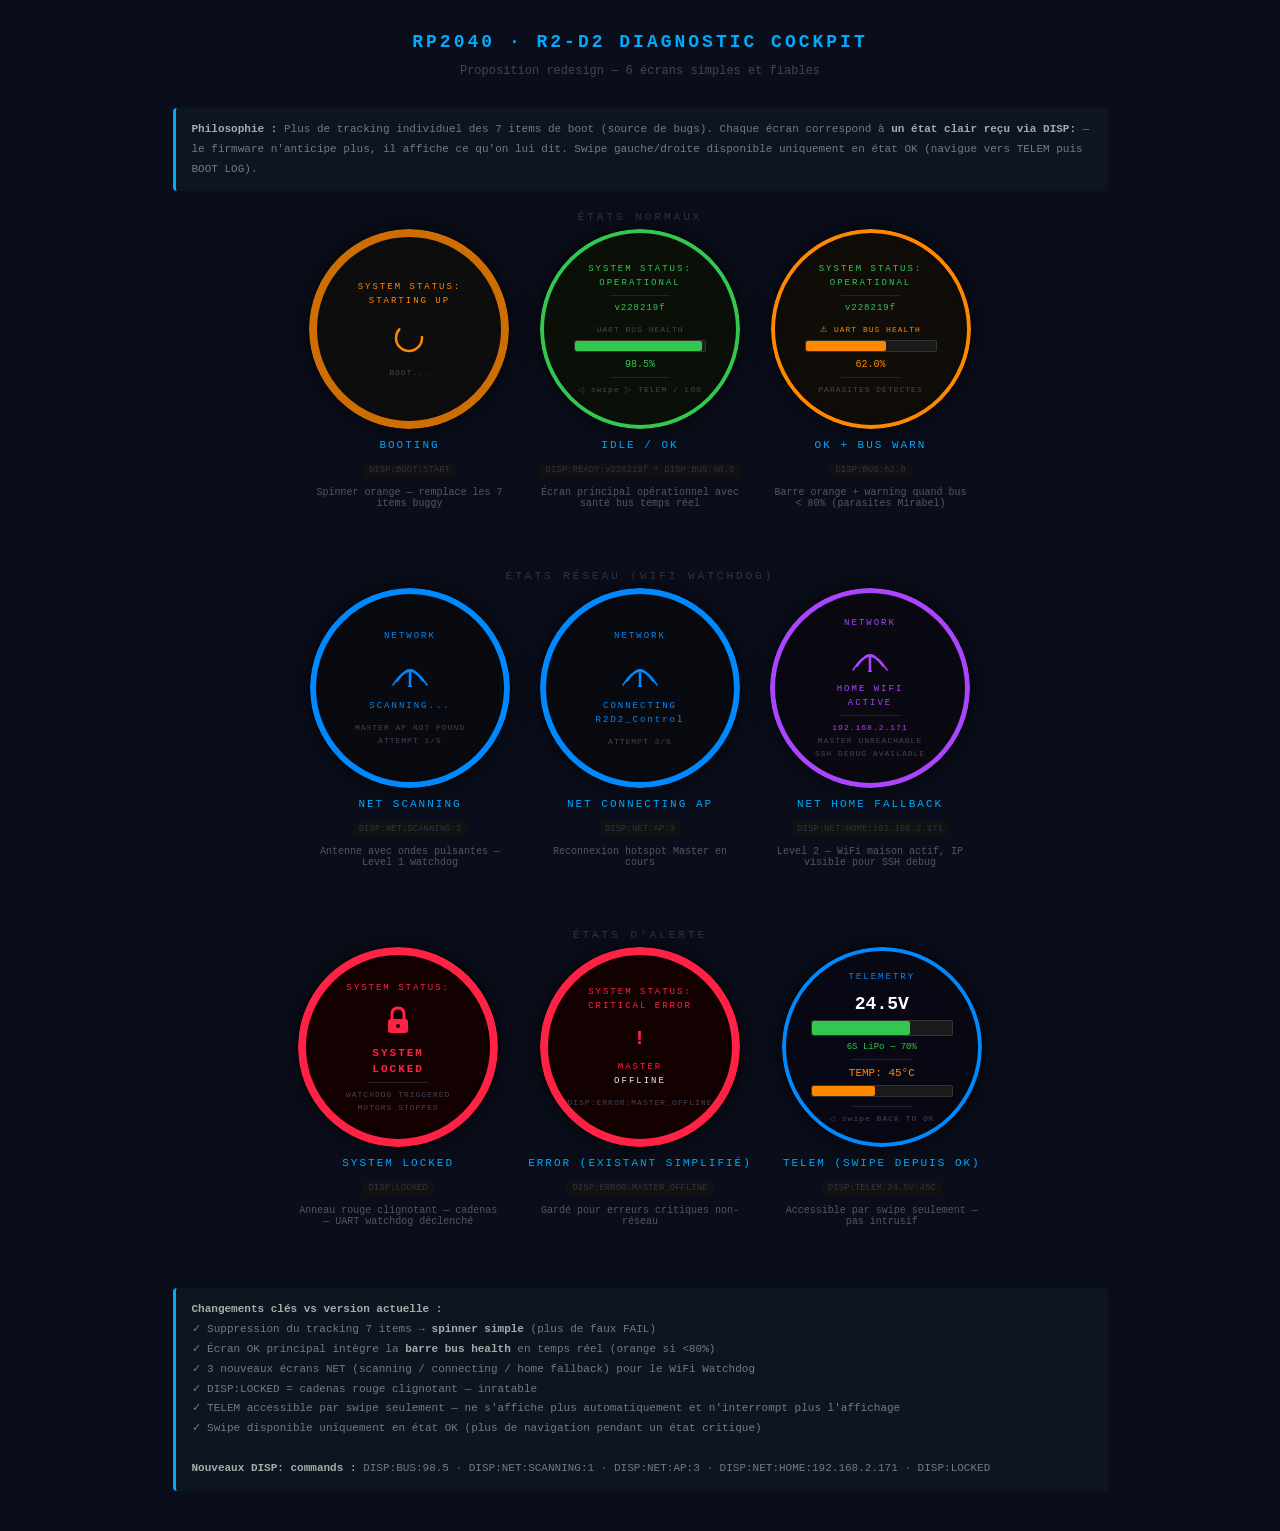
<file: docs/rp2040-mockup.html>
<!DOCTYPE html>
<html lang="fr">
<head>
<meta charset="UTF-8">
<title>RP2040 Screens — R2-D2 Mockup</title>
<style>
  body { background: #0a0e1a; color: #ccc; font-family: 'Courier New', monospace; margin: 0; padding: 20px; }
  h1 { color: #00aaff; text-align: center; letter-spacing: 3px; font-size: 18px; margin-bottom: 4px; }
  .subtitle { text-align: center; color: #445; font-size: 12px; margin-bottom: 30px; }
  .row { display: flex; flex-wrap: wrap; gap: 30px; justify-content: center; margin-bottom: 40px; }
  .screen-wrap { display: flex; flex-direction: column; align-items: center; gap: 10px; }
  .screen-label { color: #00aaff; font-size: 11px; letter-spacing: 2px; text-transform: uppercase; }
  .screen-sub { color: #556; font-size: 10px; text-align: center; max-width: 200px; }
  .screen-cmd { color: #334; font-size: 9px; font-family: monospace; background: #111; padding: 2px 6px; border-radius: 3px; margin-top: 2px; }

  /* Round 240x240 screen simulation */
  .lcd {
    width: 200px; height: 200px;
    border-radius: 50%;
    background: #000;
    position: relative;
    overflow: hidden;
    display: flex; align-items: center; justify-content: center;
    box-shadow: 0 0 20px rgba(0,0,0,0.8), inset 0 0 4px rgba(255,255,255,0.05);
  }
  .ring {
    position: absolute; inset: 0; border-radius: 50%;
    border-style: solid;
    pointer-events: none;
  }

  /* Screen content */
  .content { display: flex; flex-direction: column; align-items: center; justify-content: center; width: 100%; height: 100%; gap: 4px; z-index: 1; }
  .title-sm  { font-size: 9px; letter-spacing: 2px; }
  .title-md  { font-size: 11px; letter-spacing: 2px; font-weight: bold; }
  .title-lg  { font-size: 20px; letter-spacing: 1px; font-weight: bold; }
  .title-xl  { font-size: 28px; font-weight: bold; }
  .dim { color: #445; font-size: 8px; letter-spacing: 1px; }
  .bar-wrap { width: 130px; height: 10px; background: #1a1a1a; border-radius: 2px; border: 1px solid #333; overflow: hidden; margin: 2px 0; }
  .bar-fill { height: 100%; border-radius: 2px; }
  .icon { font-size: 24px; }
  .sep { width: 60px; height: 1px; background: #223; margin: 3px 0; }

  /* Flash animation */
  @keyframes flash { 0%,100%{opacity:1} 50%{opacity:0.2} }
  @keyframes pulse { 0%,100%{transform:scale(1)} 50%{transform:scale(1.05)} }
  @keyframes spin { from{transform:rotate(0deg)} to{transform:rotate(360deg)} }
  @keyframes blink { 0%,100%{opacity:1} 40%,60%{opacity:0} }

  .flash { animation: flash 0.8s ease-in-out infinite; }
  .pulse-ring { animation: pulse 2s ease-in-out infinite; }

  /* Antenna icon */
  .antenna { position: relative; width: 30px; height: 30px; }
  .antenna-base { width: 2px; height: 14px; background: currentColor; margin: 0 auto; }
  .antenna-waves span {
    position: absolute; border-radius: 50%;
    border: 1.5px solid currentColor;
    animation: blink 1.2s ease-in-out infinite;
  }
  .antenna-waves span:nth-child(1) { width: 10px; height: 6px; top: 2px; left: 10px; animation-delay: 0s; }
  .antenna-waves span:nth-child(2) { width: 18px; height: 10px; top: 0px; left: 6px; animation-delay: 0.2s; }
  .antenna-waves span:nth-child(3) { width: 26px; height: 14px; top: -2px; left: 2px; animation-delay: 0.4s; }

  /* Lock icon */
  .lock { width: 22px; height: 20px; position: relative; }
  .lock-body { width: 22px; height: 14px; background: currentColor; border-radius: 3px; position: absolute; bottom: 0; }
  .lock-arch { width: 14px; height: 10px; border: 3px solid currentColor; border-bottom: none; border-radius: 7px 7px 0 0; position: absolute; top: 0; left: 4px; }

  .change-btn {
    background: #00aaff22; border: 1px solid #00aaff44; color: #00aaff;
    padding: 6px 16px; border-radius: 4px; cursor: pointer; font-size: 10px;
    letter-spacing: 2px; margin-top: 6px; font-family: monospace;
  }
  .change-btn:hover { background: #00aaff33; }

  .section-title { color: #334; text-align: center; font-size: 11px; letter-spacing: 3px; text-transform: uppercase; margin: 10px 0 6px; }
  hr { border: none; border-top: 1px solid #111; margin: 20px 40px; }
  .note { background: #0d1520; border-left: 3px solid #00aaff; padding: 12px 16px; border-radius: 4px; font-size: 11px; color: #778; max-width: 900px; margin: 0 auto 20px; line-height: 1.8; }
  .note strong { color: #aaa; }
</style>
</head>
<body>

<h1>RP2040 · R2-D2 DIAGNOSTIC COCKPIT</h1>
<p class="subtitle">Proposition redesign — 6 écrans simples et fiables</p>

<div class="note">
  <strong>Philosophie :</strong> Plus de tracking individuel des 7 items de boot (source de bugs).
  Chaque écran correspond à <strong>un état clair reçu via DISP:</strong> — le firmware n'anticipe plus, il affiche ce qu'on lui dit.
  Swipe gauche/droite disponible uniquement en état OK (navigue vers TELEM puis BOOT LOG).
</div>

<!-- ROW 1: Normal states -->
<p class="section-title">États normaux</p>
<div class="row">

  <!-- BOOTING -->
  <div class="screen-wrap">
    <div class="lcd" style="background:radial-gradient(circle, #0d0d0d 60%, #050505)">
      <div class="ring" style="border: 8px solid #ff8800; opacity:0.8;"></div>
      <div class="content">
        <div class="title-sm" style="color:#ff8800">SYSTEM STATUS:</div>
        <div class="title-sm" style="color:#ff8800">STARTING UP</div>
        <div style="height:8px"></div>
        <svg width="32" height="32" viewBox="0 0 32 32" style="animation:spin 2s linear infinite; color:#ff8800">
          <circle cx="16" cy="16" r="13" fill="none" stroke="#ff8800" stroke-width="2.5" stroke-dasharray="50 30" stroke-linecap="round"/>
        </svg>
        <div style="height:6px"></div>
        <div class="dim">BOOT...</div>
      </div>
    </div>
    <div class="screen-label">BOOTING</div>
    <div class="screen-cmd">DISP:BOOT:START</div>
    <div class="screen-sub">Spinner orange — remplace les 7 items buggy</div>
  </div>

  <!-- OK / IDLE -->
  <div class="screen-wrap">
    <div class="lcd" style="background:radial-gradient(circle, #0a1008 60%, #050805)">
      <div class="ring" style="border: 4px solid #32c850;"></div>
      <div class="content">
        <div class="title-sm" style="color:#32c850">SYSTEM STATUS:</div>
        <div class="title-sm" style="color:#32c850">OPERATIONAL</div>
        <div class="sep"></div>
        <div style="font-size:9px; color:#32c850; letter-spacing:1px;">v228219f</div>
        <div style="height:4px"></div>
        <div style="font-size:8px; color:#445; letter-spacing:1px;">UART BUS HEALTH</div>
        <div class="bar-wrap">
          <div class="bar-fill" style="width:98%; background:#32c850;"></div>
        </div>
        <div style="font-size:10px; color:#32c850; margin-top:1px;">98.5%</div>
        <div class="sep"></div>
        <div class="dim">◁ swipe ▷  TELEM / LOG</div>
      </div>
    </div>
    <div class="screen-label">IDLE / OK</div>
    <div class="screen-cmd">DISP:READY:v228219f  +  DISP:BUS:98.5</div>
    <div class="screen-sub">Écran principal opérationnel avec santé bus temps réel</div>
  </div>

  <!-- OK - BUS WARN -->
  <div class="screen-wrap">
    <div class="lcd" style="background:radial-gradient(circle, #100d08 60%, #060505)">
      <div class="ring" style="border: 4px solid #ff8800;"></div>
      <div class="content">
        <div class="title-sm" style="color:#32c850">SYSTEM STATUS:</div>
        <div class="title-sm" style="color:#32c850">OPERATIONAL</div>
        <div class="sep"></div>
        <div style="font-size:9px; color:#32c850; letter-spacing:1px;">v228219f</div>
        <div style="height:4px"></div>
        <div style="font-size:8px; color:#ff8800; letter-spacing:1px;">⚠ UART BUS HEALTH</div>
        <div class="bar-wrap">
          <div class="bar-fill" style="width:62%; background:#ff8800;"></div>
        </div>
        <div style="font-size:10px; color:#ff8800; margin-top:1px;">62.0%</div>
        <div class="sep"></div>
        <div class="dim">PARASITES DETECTES</div>
      </div>
    </div>
    <div class="screen-label">OK + BUS WARN</div>
    <div class="screen-cmd">DISP:BUS:62.0</div>
    <div class="screen-sub">Barre orange + warning quand bus &lt; 80% (parasites Mirabel)</div>
  </div>

</div>

<hr>

<!-- ROW 2: Network states -->
<p class="section-title">États réseau (WiFi Watchdog)</p>
<div class="row">

  <!-- NET SCANNING -->
  <div class="screen-wrap">
    <div class="lcd" style="background:radial-gradient(circle, #080a10 60%, #050507)">
      <div class="ring" style="border: 6px solid #0088ff; animation:pulse 1.5s ease-in-out infinite;"></div>
      <div class="content">
        <div class="title-sm" style="color:#0088ff">NETWORK</div>
        <div style="height:6px"></div>
        <!-- Antenna SVG -->
        <svg width="36" height="32" viewBox="0 0 36 32" style="color:#0088ff;">
          <line x1="18" y1="32" x2="18" y2="16" stroke="#0088ff" stroke-width="2.5" stroke-linecap="round"/>
          <path d="M10 20 Q18 10 26 20" fill="none" stroke="#0088ff" stroke-width="2" stroke-linecap="round" style="animation:blink 1s 0.1s infinite ease-in-out; opacity:1"/>
          <path d="M5 26 Q18 6 31 26"  fill="none" stroke="#0088ff" stroke-width="2" stroke-linecap="round" style="animation:blink 1s 0.3s infinite ease-in-out;"/>
          <path d="M1 30 Q18 2 35 30"  fill="none" stroke="#0088ff" stroke-width="1.5" stroke-linecap="round" style="animation:blink 1s 0.5s infinite ease-in-out;"/>
          <circle cx="18" cy="32" r="2" fill="#0088ff"/>
        </svg>
        <div style="height:6px"></div>
        <div class="title-sm" style="color:#0088ff">SCANNING...</div>
        <div style="height:4px"></div>
        <div class="dim">MASTER AP NOT FOUND</div>
        <div class="dim">ATTEMPT 1/5</div>
      </div>
    </div>
    <div class="screen-label">NET SCANNING</div>
    <div class="screen-cmd">DISP:NET:SCANNING:1</div>
    <div class="screen-sub">Antenne avec ondes pulsantes — Level 1 watchdog</div>
  </div>

  <!-- NET CONNECTING AP -->
  <div class="screen-wrap">
    <div class="lcd" style="background:radial-gradient(circle, #080a10 60%, #050507)">
      <div class="ring" style="border: 6px solid #0088ff;"></div>
      <div class="content">
        <div class="title-sm" style="color:#0088ff">NETWORK</div>
        <div style="height:6px"></div>
        <svg width="36" height="32" viewBox="0 0 36 32">
          <line x1="18" y1="32" x2="18" y2="16" stroke="#0088ff" stroke-width="2.5" stroke-linecap="round"/>
          <path d="M10 20 Q18 10 26 20" fill="none" stroke="#0088ff" stroke-width="2" stroke-linecap="round"/>
          <path d="M5 26 Q18 6 31 26"  fill="none" stroke="#0088ff" stroke-width="2" stroke-linecap="round"/>
          <path d="M1 30 Q18 2 35 30"  fill="none" stroke="#0088ff" stroke-width="1.5" stroke-linecap="round"/>
          <circle cx="18" cy="32" r="2" fill="#0088ff"/>
        </svg>
        <div style="height:6px"></div>
        <div class="title-sm" style="color:#0088ff">CONNECTING</div>
        <div class="title-sm" style="color:#0088ff">R2D2_Control</div>
        <div style="height:4px"></div>
        <div class="dim">ATTEMPT 3/5</div>
      </div>
    </div>
    <div class="screen-label">NET CONNECTING AP</div>
    <div class="screen-cmd">DISP:NET:AP:3</div>
    <div class="screen-sub">Reconnexion hotspot Master en cours</div>
  </div>

  <!-- NET HOME FALLBACK -->
  <div class="screen-wrap">
    <div class="lcd" style="background:radial-gradient(circle, #0a0810 60%, #070507)">
      <div class="ring" style="border: 5px solid #aa44ff;"></div>
      <div class="content">
        <div class="title-sm" style="color:#aa44ff">NETWORK</div>
        <div style="height:4px"></div>
        <svg width="36" height="32" viewBox="0 0 36 32">
          <line x1="18" y1="32" x2="18" y2="16" stroke="#aa44ff" stroke-width="2.5" stroke-linecap="round"/>
          <path d="M10 20 Q18 10 26 20" fill="none" stroke="#aa44ff" stroke-width="2" stroke-linecap="round"/>
          <path d="M5 26 Q18 6 31 26"  fill="none" stroke="#aa44ff" stroke-width="2" stroke-linecap="round"/>
          <path d="M1 30 Q18 2 35 30"  fill="none" stroke="#aa44ff" stroke-width="1.5" stroke-linecap="round"/>
          <circle cx="18" cy="32" r="2" fill="#aa44ff"/>
        </svg>
        <div style="height:4px"></div>
        <div class="title-sm" style="color:#aa44ff">HOME WIFI</div>
        <div class="title-sm" style="color:#aa44ff">ACTIVE</div>
        <div class="sep"></div>
        <div style="font-size:8px; color:#aa44ff; letter-spacing:1px;">192.168.2.171</div>
        <div class="dim">MASTER UNREACHABLE</div>
        <div class="dim">SSH DEBUG AVAILABLE</div>
      </div>
    </div>
    <div class="screen-label">NET HOME FALLBACK</div>
    <div class="screen-cmd">DISP:NET:HOME:192.168.2.171</div>
    <div class="screen-sub">Level 2 — WiFi maison actif, IP visible pour SSH debug</div>
  </div>

</div>

<hr>

<!-- ROW 3: Alert states -->
<p class="section-title">États d'alerte</p>
<div class="row">

  <!-- SYSTEM LOCKED -->
  <div class="screen-wrap">
    <div class="lcd" style="background:radial-gradient(circle, #130000 60%, #080000)">
      <div class="ring" style="border: 8px solid #ff2244; animation:flash 0.8s ease-in-out infinite;"></div>
      <div class="content" style="animation:flash 0.8s ease-in-out infinite;">
        <div class="title-sm" style="color:#ff2244">SYSTEM STATUS:</div>
        <div style="height:4px"></div>
        <!-- Lock icon SVG -->
        <svg width="30" height="30" viewBox="0 0 30 30">
          <rect x="5" y="14" width="20" height="14" rx="3" fill="#ff2244"/>
          <path d="M9 14 V9 Q9 3 15 3 Q21 3 21 9 V14" fill="none" stroke="#ff2244" stroke-width="3" stroke-linecap="round"/>
          <circle cx="15" cy="21" r="2" fill="#000"/>
        </svg>
        <div style="height:4px"></div>
        <div class="title-md" style="color:#ff2244">SYSTEM</div>
        <div class="title-md" style="color:#ff2244">LOCKED</div>
        <div class="sep"></div>
        <div class="dim">WATCHDOG TRIGGERED</div>
        <div class="dim">MOTORS STOPPED</div>
      </div>
    </div>
    <div class="screen-label">SYSTEM LOCKED</div>
    <div class="screen-cmd">DISP:LOCKED</div>
    <div class="screen-sub">Anneau rouge clignotant — cadenas — UART watchdog déclenché</div>
  </div>

  <!-- ERROR -->
  <div class="screen-wrap">
    <div class="lcd" style="background:radial-gradient(circle, #130000 60%, #080000)">
      <div class="ring" style="border: 8px solid #ff2244;"></div>
      <div class="content">
        <div class="title-sm" style="color:#ff2244">SYSTEM STATUS:</div>
        <div class="title-sm" style="color:#ff2244">CRITICAL ERROR</div>
        <div style="height:8px"></div>
        <div class="title-lg" style="color:#ff2244">!</div>
        <div style="height:4px"></div>
        <div class="title-sm" style="color:#ff2244">MASTER</div>
        <div class="title-sm" style="color:#eee">OFFLINE</div>
        <div style="height:4px"></div>
        <div class="dim">DISP:ERROR:MASTER_OFFLINE</div>
      </div>
    </div>
    <div class="screen-label">ERROR (existant simplifié)</div>
    <div class="screen-cmd">DISP:ERROR:MASTER_OFFLINE</div>
    <div class="screen-sub">Gardé pour erreurs critiques non-réseau</div>
  </div>

  <!-- TELEM (swipe) -->
  <div class="screen-wrap">
    <div class="lcd" style="background:radial-gradient(circle, #080814 60%, #050508)">
      <div class="ring" style="border: 4px solid #0088ff;"></div>
      <div class="content">
        <div class="title-sm" style="color:#0088ff">TELEMETRY</div>
        <div style="height:4px"></div>
        <div style="font-size:18px; color:#fff; font-weight:bold;">24.5V</div>
        <div class="bar-wrap" style="width:140px; height:14px;">
          <div class="bar-fill" style="width:70%; background:#32c850;"></div>
        </div>
        <div style="font-size:9px; color:#32c850;">6S LiPo — 70%</div>
        <div class="sep"></div>
        <div style="font-size:11px; color:#ff8800;">TEMP: 45°C</div>
        <div class="bar-wrap" style="width:140px;">
          <div class="bar-fill" style="width:45%; background:#ff8800;"></div>
        </div>
        <div class="sep"></div>
        <div class="dim">◁ swipe  BACK TO OK</div>
      </div>
    </div>
    <div class="screen-label">TELEM (swipe depuis OK)</div>
    <div class="screen-cmd">DISP:TELEM:24.5V:45C</div>
    <div class="screen-sub">Accessible par swipe seulement — pas intrusif</div>
  </div>

</div>

<hr>

<div class="note">
  <strong>Changements clés vs version actuelle :</strong><br>
  ✓ Suppression du tracking 7 items → <strong>spinner simple</strong> (plus de faux FAIL)<br>
  ✓ Écran OK principal intègre la <strong>barre bus health</strong> en temps réel (orange si &lt;80%)<br>
  ✓ 3 nouveaux écrans NET (scanning / connecting / home fallback) pour le WiFi Watchdog<br>
  ✓ DISP:LOCKED = cadenas rouge clignotant — inratable<br>
  ✓ TELEM accessible par swipe seulement — ne s'affiche plus automatiquement et n'interrompt plus l'affichage<br>
  ✓ Swipe disponible uniquement en état OK (plus de navigation pendant un état critique)<br><br>
  <strong>Nouveaux DISP: commands :</strong>
  DISP:BUS:98.5 · DISP:NET:SCANNING:1 · DISP:NET:AP:3 · DISP:NET:HOME:192.168.2.171 · DISP:LOCKED
</div>

</body>
</html>
</file>
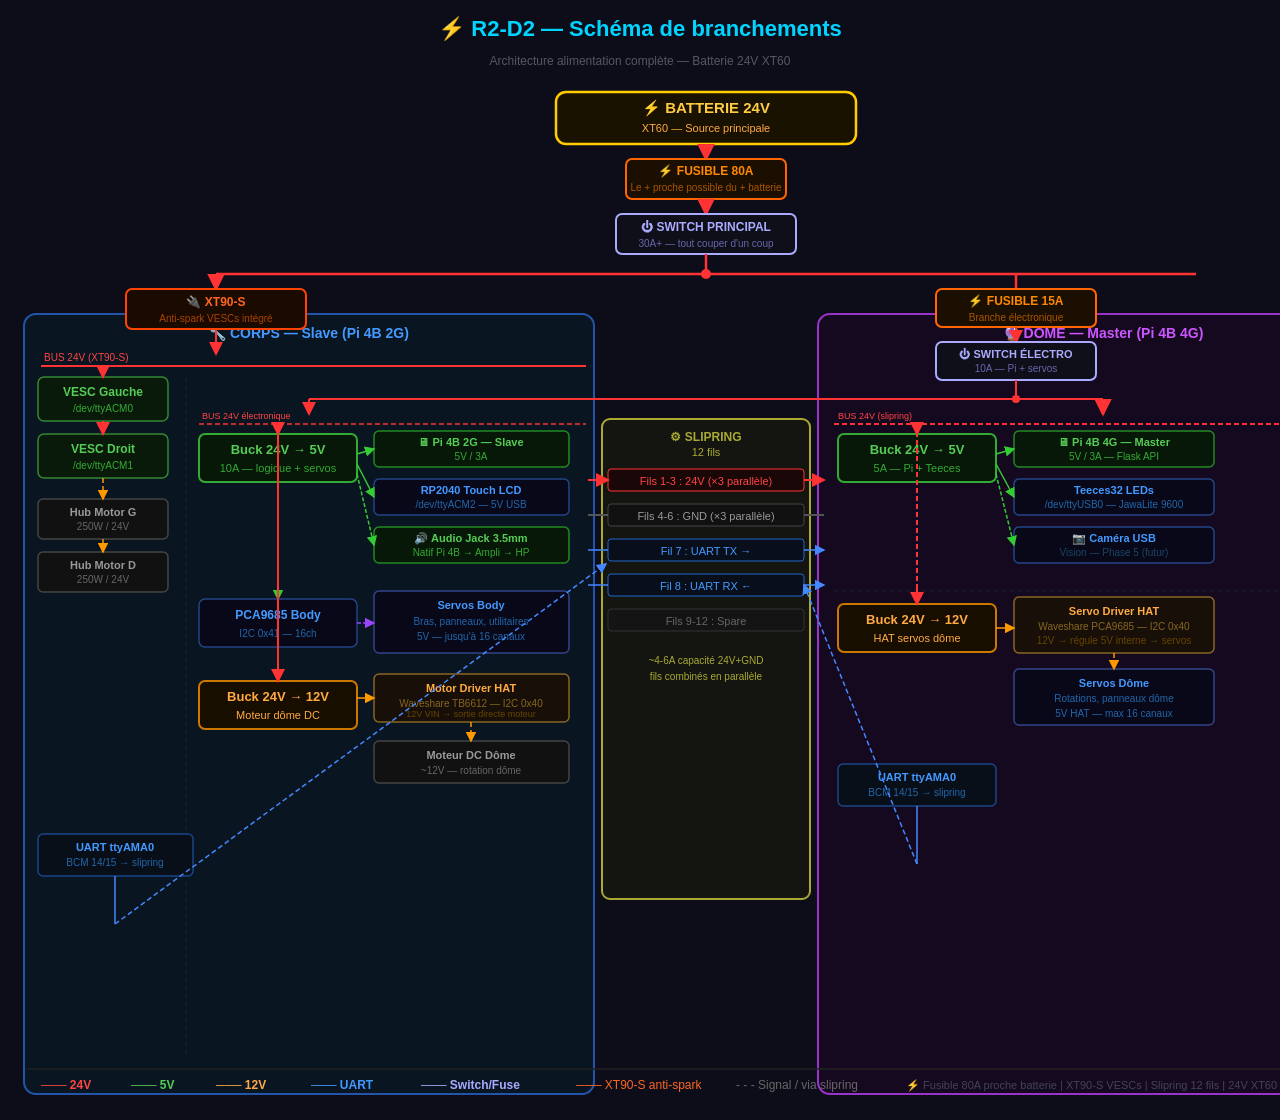
<file: docs/wiring_diagram.html>
<!DOCTYPE html>
<html lang="fr">
<head>
<meta charset="UTF-8">
<title>R2-D2 — Schéma de branchements</title>
<style>
  body { background:#0d0d1a; color:#ddd; font-family:'Segoe UI',Arial,sans-serif; margin:0; padding:16px; }
  h1   { text-align:center; color:#00d4ff; margin:0 0 4px; font-size:22px; }
  .sub { text-align:center; color:#556; font-size:12px; margin-bottom:16px; }
  svg  { display:block; margin:auto; }

  /* Boxes */
  .box-battery  { fill:#1a1200; stroke:#ffcc00; stroke-width:2.5; }
  .box-corps    { fill:#091520; stroke:#2255aa; stroke-width:2; }
  .box-dome     { fill:#150920; stroke:#9933cc; stroke-width:2; }
  .box-slip     { fill:#141410; stroke:#aaaa33; stroke-width:2; }
  .box-vesc     { fill:#0a1a0a; stroke:#338833; stroke-width:1.5; }
  .box-motor    { fill:#111;    stroke:#444;    stroke-width:1.5; }
  .box-buck5    { fill:#081808; stroke:#33aa33; stroke-width:2; }
  .box-buck12   { fill:#180e00; stroke:#cc7700; stroke-width:2; }
  .box-pi       { fill:#081808; stroke:#228822; stroke-width:1.5; }
  .box-device   { fill:#080818; stroke:#224488; stroke-width:1.5; }
  .box-hat      { fill:#181008; stroke:#886622; stroke-width:1.5; }
  .box-servo    { fill:#080818; stroke:#334488; stroke-width:1.5; }
  .box-uart     { fill:#080f18; stroke:#1a4488; stroke-width:1.5; }
  .box-fuse     { fill:#1a0f00; stroke:#ff6600; stroke-width:2; }
  .box-switch   { fill:#0f0f1a; stroke:#aaaaff; stroke-width:2; }
  .box-xt90     { fill:#1a0a00; stroke:#ff4400; stroke-width:2; }
  .box-wire-24  { fill:#1a0808; stroke:#ff3333; stroke-width:1; }
  .box-wire-gnd { fill:#111;    stroke:#444;    stroke-width:1; }
  .box-wire-uart{ fill:#080f1a; stroke:#2266cc; stroke-width:1; }
  .box-wire-sp  { fill:#141414; stroke:#333;    stroke-width:1; }

  /* Text colours */
  .t-yellow { fill:#ffcc44; }
  .t-orange { fill:#ffaa44; }
  .t-green  { fill:#55cc55; }
  .t-lgreen { fill:#33aa33; }
  .t-blue   { fill:#4499ff; }
  .t-lblue  { fill:#2266aa; }
  .t-purple { fill:#cc55ff; }
  .t-red    { fill:#ff4444; }
  .t-gray   { fill:#999; }
  .t-dgray  { fill:#666; }
  .t-yellow2{ fill:#aaaa33; }

  /* Wire colours */
  .w24  { stroke:#ff3333; }
  .w5   { stroke:#33cc33; }
  .w12  { stroke:#ff9900; }
  .wuart{ stroke:#4488ff; }
  .wi2c { stroke:#9944ff; }
  .wgnd { stroke:#555; }
  .wsig { stroke:#ff9900; stroke-dasharray:5,3; }
</style>
</head>
<body>
<h1>⚡ R2-D2 — Schéma de branchements</h1>
<p class="sub">Architecture alimentation complète — Batterie 24V XT60</p>

<svg width="1380" height="1020" viewBox="0 0 1380 1020" xmlns="http://www.w3.org/2000/svg">
<defs>
  <marker id="ar"  markerWidth="7" markerHeight="7" refX="6" refY="3.5" orient="auto"><polygon points="0,0 7,3.5 0,7" fill="#ff3333"/></marker>
  <marker id="ag"  markerWidth="7" markerHeight="7" refX="6" refY="3.5" orient="auto"><polygon points="0,0 7,3.5 0,7" fill="#33cc33"/></marker>
  <marker id="ao"  markerWidth="7" markerHeight="7" refX="6" refY="3.5" orient="auto"><polygon points="0,0 7,3.5 0,7" fill="#ff9900"/></marker>
  <marker id="ab"  markerWidth="7" markerHeight="7" refX="6" refY="3.5" orient="auto"><polygon points="0,0 7,3.5 0,7" fill="#4488ff"/></marker>
  <marker id="av"  markerWidth="7" markerHeight="7" refX="6" refY="3.5" orient="auto"><polygon points="0,0 7,3.5 0,7" fill="#9944ff"/></marker>
</defs>

<!-- ═══════════════════ FOND SECTIONS ═══════════════════ -->
<rect x="8"   y="230" width="570" height="780" rx="12" class="box-corps"/>
<rect x="586" y="335" width="208" height="480" rx="8"  class="box-slip"/>
<rect x="802" y="230" width="570" height="780" rx="12" class="box-dome"/>

<!-- Titres sections -->
<text x="293"  y="254" text-anchor="middle" font-size="14" font-weight="bold" class="t-blue">🔧 CORPS — Slave (Pi 4B 2G)</text>
<text x="690"  y="357" text-anchor="middle" font-size="12" font-weight="bold" class="t-yellow2">⚙ SLIPRING</text>
<text x="690"  y="372" text-anchor="middle" font-size="11" class="t-yellow2">12 fils</text>
<text x="1087" y="254" text-anchor="middle" font-size="14" font-weight="bold" class="t-purple">🔮 DÔME — Master (Pi 4B 4G)</text>

<!-- ═══════════════════ BATTERIE + SÉCURITÉ ═══════════════════ -->
<rect x="540" y="8" width="300" height="52" rx="10" class="box-battery"/>
<text x="690" y="29"  text-anchor="middle" font-size="15" font-weight="bold" class="t-yellow">⚡ BATTERIE 24V</text>
<text x="690" y="48"  text-anchor="middle" font-size="11" class="t-orange">XT60 — Source principale</text>

<!-- Ligne batterie → fusible principal -->
<line x1="690" y1="60" x2="690" y2="75" stroke="#ff3333" stroke-width="2.5" marker-end="url(#ar)"/>

<!-- Fusible principal 80A -->
<rect x="610" y="75" width="160" height="40" rx="6" class="box-fuse"/>
<text x="690" y="91"  text-anchor="middle" font-size="12" font-weight="bold" fill="#ff8800">⚡ FUSIBLE 80A</text>
<text x="690" y="107" text-anchor="middle" font-size="10" fill="#aa5500">Le + proche possible du + batterie</text>

<!-- Ligne fusible → switch principal -->
<line x1="690" y1="115" x2="690" y2="130" stroke="#ff3333" stroke-width="2.5" marker-end="url(#ar)"/>

<!-- Switch principal -->
<rect x="600" y="130" width="180" height="40" rx="6" class="box-switch"/>
<text x="690" y="147" text-anchor="middle" font-size="12" font-weight="bold" fill="#aaaaff">⏻ SWITCH PRINCIPAL</text>
<text x="690" y="163" text-anchor="middle" font-size="10" fill="#6666aa">30A+ — tout couper d'un coup</text>

<!-- Switch → jonction principale -->
<line x1="690" y1="170" x2="690" y2="190" stroke="#ff3333" stroke-width="2.5"/>

<!-- Jonction — ligne horizontale -->
<line x1="200" y1="190" x2="1180" y2="190" stroke="#ff3333" stroke-width="2.5"/>
<circle cx="690" cy="190" r="5" fill="#ff3333"/>

<!-- Branche gauche VESC (XT90-S) -->
<line x1="200" y1="190" x2="200" y2="205" stroke="#ff3333" stroke-width="2.5" marker-end="url(#ar)"/>
<rect x="110" y="205" width="180" height="40" rx="6" class="box-xt90"/>
<text x="200" y="222" text-anchor="middle" font-size="12" font-weight="bold" fill="#ff6622">🔌 XT90-S</text>
<text x="200" y="238" text-anchor="middle" font-size="10" fill="#aa4400">Anti-spark VESCs intégré</text>

<!-- Branche droite électronique (fusible 15A + switch) -->
<line x1="1000" y1="190" x2="1000" y2="205" stroke="#ff3333" stroke-width="2.5"/>
<!-- Fusible 15A -->
<rect x="920" y="205" width="160" height="38" rx="6" class="box-fuse"/>
<text x="1000" y="221" text-anchor="middle" font-size="12" font-weight="bold" fill="#ff8800">⚡ FUSIBLE 15A</text>
<text x="1000" y="237" text-anchor="middle" font-size="10" fill="#aa5500">Branche électronique</text>
<!-- Switch électronique -->
<line x1="1000" y1="243" x2="1000" y2="258" stroke="#ff3333" stroke-width="2" marker-end="url(#ar)"/>
<rect x="920" y="258" width="160" height="38" rx="6" class="box-switch"/>
<text x="1000" y="274" text-anchor="middle" font-size="11" font-weight="bold" fill="#aaaaff">⏻ SWITCH ÉLECTRO</text>
<text x="1000" y="288" text-anchor="middle" font-size="10" fill="#6666aa">10A — Pi + servos</text>

<!-- XT90-S → VESCs (ligne vers corps) -->
<line x1="200" y1="245" x2="200" y2="270" stroke="#ff3333" stroke-width="2" marker-end="url(#ar)"/>

<!-- Switch électro → jonction corps/dôme -->
<line x1="1000" y1="296" x2="1000" y2="315" stroke="#ff3333" stroke-width="2"/>
<line x1="293"  y1="315" x2="1087" y2="315" stroke="#ff3333" stroke-width="2"/>
<circle cx="1000" cy="315" r="4" fill="#ff3333"/>
<line x1="293"  y1="315" x2="293"  y2="330" stroke="#ff3333" stroke-width="2" marker-end="url(#ar)"/>
<line x1="1087" y1="315" x2="1087" y2="330" stroke="#ff3333" stroke-width="2.5" stroke-dasharray="7,3" marker-end="url(#ar)"/>

<!-- ═══════════════════ CORPS ═══════════════════ -->

<!-- Bus 24V Corps (vient du XT90-S) -->
<line x1="25" y1="282" x2="570" y2="282" stroke="#ff3333" stroke-width="2"/>
<text x="28" y="277" font-size="10" class="t-red">BUS 24V (XT90-S)</text>

<!-- VESC L -->
<rect x="22"  y="293" width="130" height="44" rx="6" class="box-vesc"/>
<text x="87"  y="312" text-anchor="middle" font-size="12" font-weight="bold" class="t-green">VESC Gauche</text>
<text x="87"  y="328" text-anchor="middle" font-size="10" class="t-lgreen">/dev/ttyACM0</text>
<line x1="87" y1="282" x2="87" y2="293" stroke="#ff3333" stroke-width="2" marker-end="url(#ar)"/>

<!-- VESC R -->
<rect x="22"  y="350" width="130" height="44" rx="6" class="box-vesc"/>
<text x="87"  y="369" text-anchor="middle" font-size="12" font-weight="bold" class="t-green">VESC Droit</text>
<text x="87"  y="385" text-anchor="middle" font-size="10" class="t-lgreen">/dev/ttyACM1</text>
<line x1="87" y1="337" x2="87" y2="350" stroke="#ff3333" stroke-width="2" marker-end="url(#ar)"/>

<!-- Hub Motors -->
<rect x="22"  y="415" width="130" height="40" rx="5" class="box-motor"/>
<text x="87"  y="432" text-anchor="middle" font-size="11" font-weight="bold" class="t-gray">Hub Motor G</text>
<text x="87"  y="446" text-anchor="middle" font-size="10" class="t-dgray">250W / 24V</text>
<line x1="87" y1="394" x2="87" y2="415" stroke="#ff9900" stroke-width="1.5" stroke-dasharray="5,3" marker-end="url(#ao)"/>

<rect x="22"  y="468" width="130" height="40" rx="5" class="box-motor"/>
<text x="87"  y="485" text-anchor="middle" font-size="11" font-weight="bold" class="t-gray">Hub Motor D</text>
<text x="87"  y="499" text-anchor="middle" font-size="10" class="t-dgray">250W / 24V</text>
<line x1="87" y1="455" x2="87" y2="468" stroke="#ff9900" stroke-width="1.5" stroke-dasharray="5,3" marker-end="url(#ao)"/>

<!-- Ligne séparatrice verticale -->
<line x1="170" y1="293" x2="170" y2="970" stroke="#1a2233" stroke-width="1" stroke-dasharray="4,4"/>

<!-- Bus 24V électronique (vient du switch électro) -->
<line x1="183" y1="340" x2="570" y2="340" stroke="#ff3333" stroke-width="1.5" stroke-dasharray="5,3"/>
<text x="186" y="335" font-size="9" class="t-red">BUS 24V électronique</text>

<!-- ── Buck 5V Corps ── -->
<rect x="183" y="350" width="158" height="48" rx="6" class="box-buck5"/>
<text x="262" y="370" text-anchor="middle" font-size="13" font-weight="bold" class="t-green">Buck 24V → 5V</text>
<text x="262" y="388" text-anchor="middle" font-size="11" class="t-lgreen">10A — logique + servos</text>
<line x1="262" y1="340" x2="262" y2="350" stroke="#ff3333" stroke-width="2" marker-end="url(#ar)"/>

<!-- Pi Slave -->
<rect x="358" y="347" width="195" height="36" rx="5" class="box-pi"/>
<text x="455" y="362" text-anchor="middle" font-size="11" font-weight="bold" class="t-green">🖥 Pi 4B 2G — Slave</text>
<text x="455" y="376" text-anchor="middle" font-size="10" class="t-lgreen">5V / 3A</text>
<line x1="341" y1="370" x2="358" y2="365" stroke="#33cc33" stroke-width="1.5" marker-end="url(#ag)"/>

<!-- RP2040 -->
<rect x="358" y="395" width="195" height="36" rx="5" class="box-device"/>
<text x="455" y="410" text-anchor="middle" font-size="11" font-weight="bold" class="t-blue">RP2040 Touch LCD</text>
<text x="455" y="424" text-anchor="middle" font-size="10" class="t-lblue">/dev/ttyACM2 — 5V USB</text>
<line x1="341" y1="380" x2="358" y2="413" stroke="#33cc33" stroke-width="1.5" marker-end="url(#ag)"/>

<!-- Audio -->
<rect x="358" y="443" width="195" height="36" rx="5" class="box-pi"/>
<text x="455" y="458" text-anchor="middle" font-size="11" font-weight="bold" class="t-green">🔊 Audio Jack 3.5mm</text>
<text x="455" y="472" text-anchor="middle" font-size="10" class="t-lgreen">Natif Pi 4B → Ampli → HP</text>
<line x1="341" y1="390" x2="358" y2="461" stroke="#33cc33" stroke-width="1.5" stroke-dasharray="4,2" marker-end="url(#ag)"/>

<!-- ── PCA9685 Body ── -->
<rect x="183" y="515" width="158" height="48" rx="6" class="box-device"/>
<text x="262" y="535" text-anchor="middle" font-size="12" font-weight="bold" class="t-blue">PCA9685 Body</text>
<text x="262" y="553" text-anchor="middle" font-size="10" class="t-lblue">I2C 0x41 — 16ch</text>
<line x1="262" y1="398" x2="262" y2="515" stroke="#33cc33" stroke-width="1.5" marker-end="url(#ag)"/>

<!-- Servos Body -->
<rect x="358" y="507" width="195" height="62" rx="5" class="box-servo"/>
<text x="455" y="525" text-anchor="middle" font-size="11" font-weight="bold" class="t-blue">Servos Body</text>
<text x="455" y="541" text-anchor="middle" font-size="10" class="t-lblue">Bras, panneaux, utilitaires</text>
<text x="455" y="556" text-anchor="middle" font-size="10" class="t-lblue">5V — jusqu'à 16 canaux</text>
<line x1="341" y1="539" x2="358" y2="539" stroke="#9944ff" stroke-width="1.5" stroke-dasharray="4,2" marker-end="url(#av)"/>

<!-- ── Buck 12V Corps ── -->
<rect x="183" y="597" width="158" height="48" rx="6" class="box-buck12"/>
<text x="262" y="617" text-anchor="middle" font-size="13" font-weight="bold" class="t-orange">Buck 24V → 12V</text>
<text x="262" y="635" text-anchor="middle" font-size="11" class="t-orange">Moteur dôme DC</text>
<line x1="262" y1="340" x2="262" y2="597" stroke="#ff3333" stroke-width="2"/>
<line x1="262" y1="563" x2="262" y2="597" stroke="#ff3333" stroke-width="2" marker-end="url(#ar)"/>

<!-- Motor Driver HAT -->
<rect x="358" y="590" width="195" height="48" rx="5" class="box-hat"/>
<text x="455" y="608" text-anchor="middle" font-size="11" font-weight="bold" class="t-orange">Motor Driver HAT</text>
<text x="455" y="623" text-anchor="middle" font-size="10" fill="#886622">Waveshare TB6612 — I2C 0x40</text>
<text x="455" y="633" text-anchor="middle" font-size="9" fill="#664400">12V VIN → sortie directe moteur</text>
<line x1="341" y1="614" x2="358" y2="614" stroke="#ff9900" stroke-width="1.5" marker-end="url(#ao)"/>

<!-- Moteur DC Dôme -->
<rect x="358" y="657" width="195" height="42" rx="5" class="box-motor"/>
<text x="455" y="675" text-anchor="middle" font-size="11" font-weight="bold" class="t-gray">Moteur DC Dôme</text>
<text x="455" y="690" text-anchor="middle" font-size="10" class="t-dgray">~12V — rotation dôme</text>
<line x1="455" y1="638" x2="455" y2="657" stroke="#ff9900" stroke-width="1.5" stroke-dasharray="5,3" marker-end="url(#ao)"/>

<!-- UART Corps -->
<rect x="22"  y="750" width="155" height="42" rx="5" class="box-uart"/>
<text x="99"  y="767" text-anchor="middle" font-size="11" font-weight="bold" class="t-blue">UART ttyAMA0</text>
<text x="99"  y="782" text-anchor="middle" font-size="10" class="t-lblue">BCM 14/15 → slipring</text>
<line x1="99" y1="792" x2="99" y2="840" stroke="#4488ff" stroke-width="1.5"/>
<line x1="99" y1="840" x2="590" y2="480" stroke="#4488ff" stroke-width="1.5" stroke-dasharray="5,3" marker-end="url(#ab)"/>

<!-- ═══════════════════ SLIPRING ═══════════════════ -->

<!-- Fils -->
<rect x="592" y="385" width="196" height="22" rx="3" class="box-wire-24"/>
<text x="690" y="401" text-anchor="middle" font-size="11" class="t-red">Fils 1-3 : 24V (×3 parallèle)</text>

<rect x="592" y="420" width="196" height="22" rx="3" class="box-wire-gnd"/>
<text x="690" y="436" text-anchor="middle" font-size="11" class="t-gray">Fils 4-6 : GND (×3 parallèle)</text>

<rect x="592" y="455" width="196" height="22" rx="3" class="box-wire-uart"/>
<text x="690" y="471" text-anchor="middle" font-size="11" class="t-blue">Fil 7 : UART TX  →</text>

<rect x="592" y="490" width="196" height="22" rx="3" class="box-wire-uart"/>
<text x="690" y="506" text-anchor="middle" font-size="11" class="t-blue">Fil 8 : UART RX  ←</text>

<rect x="592" y="525" width="196" height="22" rx="3" class="box-wire-sp"/>
<text x="690" y="541" text-anchor="middle" font-size="11" class="t-dgray">Fils 9-12 : Spare</text>

<text x="690" y="580" text-anchor="middle" font-size="10" class="t-yellow2">~4-6A capacité 24V+GND</text>
<text x="690" y="596" text-anchor="middle" font-size="10" class="t-yellow2">fils combinés en parallèle</text>

<!-- Flèches Corps → Slipring -->
<line x1="572" y1="396" x2="592" y2="396" stroke="#ff3333" stroke-width="2" marker-end="url(#ar)"/>
<line x1="572" y1="431" x2="592" y2="431" stroke="#555"    stroke-width="2"/>
<line x1="572" y1="466" x2="592" y2="466" stroke="#4488ff" stroke-width="1.5"/>
<line x1="572" y1="501" x2="592" y2="501" stroke="#4488ff" stroke-width="1.5"/>

<!-- Flèches Slipring → Dôme -->
<line x1="788" y1="396" x2="808" y2="396" stroke="#ff3333" stroke-width="2" marker-end="url(#ar)"/>
<line x1="788" y1="431" x2="808" y2="431" stroke="#555"    stroke-width="2"/>
<line x1="788" y1="466" x2="808" y2="466" stroke="#4488ff" stroke-width="1.5" marker-end="url(#ab)"/>
<line x1="788" y1="501" x2="808" y2="501" stroke="#4488ff" stroke-width="1.5" marker-end="url(#ab)"/>

<!-- ═══════════════════ DÔME ═══════════════════ -->

<!-- Bus 24V Dôme (vient du switch électro via slipring) -->
<line x1="818" y1="340" x2="1368" y2="340" stroke="#ff3333" stroke-width="2" stroke-dasharray="5,3"/>
<text x="822" y="335" font-size="9" class="t-red">BUS 24V (slipring)</text>

<!-- ── Buck 5V Dôme ── -->
<rect x="822" y="350" width="158" height="48" rx="6" class="box-buck5"/>
<text x="901" y="370" text-anchor="middle" font-size="13" font-weight="bold" class="t-green">Buck 24V → 5V</text>
<text x="901" y="388" text-anchor="middle" font-size="11" class="t-lgreen">5A — Pi + Teeces</text>
<line x1="901" y1="340" x2="901" y2="350" stroke="#ff3333" stroke-width="2" marker-end="url(#ar)"/>

<!-- Pi Master -->
<rect x="998" y="347" width="200" height="36" rx="5" class="box-pi"/>
<text x="1098" y="362" text-anchor="middle" font-size="11" font-weight="bold" class="t-green">🖥 Pi 4B 4G — Master</text>
<text x="1098" y="376" text-anchor="middle" font-size="10" class="t-lgreen">5V / 3A — Flask API</text>
<line x1="980" y1="370" x2="998" y2="365" stroke="#33cc33" stroke-width="1.5" marker-end="url(#ag)"/>

<!-- Teeces32 -->
<rect x="998" y="395" width="200" height="36" rx="5" class="box-device"/>
<text x="1098" y="410" text-anchor="middle" font-size="11" font-weight="bold" class="t-blue">Teeces32 LEDs</text>
<text x="1098" y="424" text-anchor="middle" font-size="10" class="t-lblue">/dev/ttyUSB0 — JawaLite 9600</text>
<line x1="980" y1="380" x2="998" y2="413" stroke="#33cc33" stroke-width="1.5" marker-end="url(#ag)"/>

<!-- Caméra USB -->
<rect x="998" y="443" width="200" height="36" rx="5" class="box-device"/>
<text x="1098" y="458" text-anchor="middle" font-size="11" font-weight="bold" class="t-blue">📷 Caméra USB</text>
<text x="1098" y="472" text-anchor="middle" font-size="10" fill="#1a4466">Vision — Phase 5 (futur)</text>
<line x1="980" y1="390" x2="998" y2="461" stroke="#33cc33" stroke-width="1.5" stroke-dasharray="4,2" marker-end="url(#ag)"/>

<!-- Séparateur -->
<line x1="818" y1="507" x2="1368" y2="507" stroke="#1a2233" stroke-width="1" stroke-dasharray="4,4"/>

<!-- ── Buck 12V Dôme ── -->
<rect x="822" y="520" width="158" height="48" rx="6" class="box-buck12"/>
<text x="901" y="540" text-anchor="middle" font-size="13" font-weight="bold" class="t-orange">Buck 24V → 12V</text>
<text x="901" y="558" text-anchor="middle" font-size="11" class="t-orange">HAT servos dôme</text>
<line x1="901" y1="340" x2="901" y2="520" stroke="#ff3333" stroke-width="2" stroke-dasharray="5,3"/>
<line x1="901" y1="500" x2="901" y2="520" stroke="#ff3333" stroke-width="2" marker-end="url(#ar)"/>
<!-- Servo Driver HAT PCA9685 -->
<rect x="998" y="513" width="200" height="56" rx="5" class="box-hat"/>
<text x="1098" y="531" text-anchor="middle" font-size="11" font-weight="bold" class="t-orange">Servo Driver HAT</text>
<text x="1098" y="546" text-anchor="middle" font-size="10" fill="#886622">Waveshare PCA9685 — I2C 0x40</text>
<text x="1098" y="560" text-anchor="middle" font-size="10" fill="#664400">12V → régule 5V interne → servos</text>
<line x1="980" y1="544" x2="998" y2="544" stroke="#ff9900" stroke-width="1.5" marker-end="url(#ao)"/>

<!-- Servos Dôme -->
<rect x="998" y="585" width="200" height="56" rx="5" class="box-servo"/>
<text x="1098" y="603" text-anchor="middle" font-size="11" font-weight="bold" class="t-blue">Servos Dôme</text>
<text x="1098" y="618" text-anchor="middle" font-size="10" class="t-lblue">Rotations, panneaux dôme</text>
<text x="1098" y="633" text-anchor="middle" font-size="10" class="t-lblue">5V HAT — max 16 canaux</text>
<line x1="1098" y1="569" x2="1098" y2="585" stroke="#ff9900" stroke-width="1.5" stroke-dasharray="5,3" marker-end="url(#ao)"/>

<!-- UART Dôme -->
<rect x="822" y="680" width="158" height="42" rx="5" class="box-uart"/>
<text x="901" y="697" text-anchor="middle" font-size="11" font-weight="bold" class="t-blue">UART ttyAMA0</text>
<text x="901" y="712" text-anchor="middle" font-size="10" class="t-lblue">BCM 14/15 → slipring</text>
<line x1="901" y1="722" x2="901" y2="780" stroke="#4488ff" stroke-width="1.5"/>
<line x1="901" y1="780" x2="788" y2="501" stroke="#4488ff" stroke-width="1.5" stroke-dasharray="5,3" marker-end="url(#ab)"/>

<!-- ═══════════════════ LÉGENDE ═══════════════════ -->
<line x1="10" y1="985" x2="1370" y2="985" stroke="#222" stroke-width="1.5"/>

<text x="25"  y="1005" font-size="12" font-weight="bold" class="t-red">─── 24V</text>
<text x="115" y="1005" font-size="12" font-weight="bold" class="t-green">─── 5V</text>
<text x="200" y="1005" font-size="12" font-weight="bold" class="t-orange">─── 12V</text>
<text x="295" y="1005" font-size="12" font-weight="bold" class="t-blue">─── UART</text>
<text x="405" y="1005" font-size="12" font-weight="bold" fill="#aaaaff">─── Switch/Fuse</text>
<text x="560" y="1005" font-size="12" fill="#ff6622">─── XT90-S anti-spark</text>
<text x="720" y="1005" font-size="12" class="t-dgray">- - -  Signal / via slipring</text>
<text x="890" y="1005" font-size="11" fill="#445">⚡ Fusible 80A proche batterie  |  XT90-S VESCs  |  Slipring 12 fils  |  24V XT60</text>
</svg>
</body>
</html>
</file>
